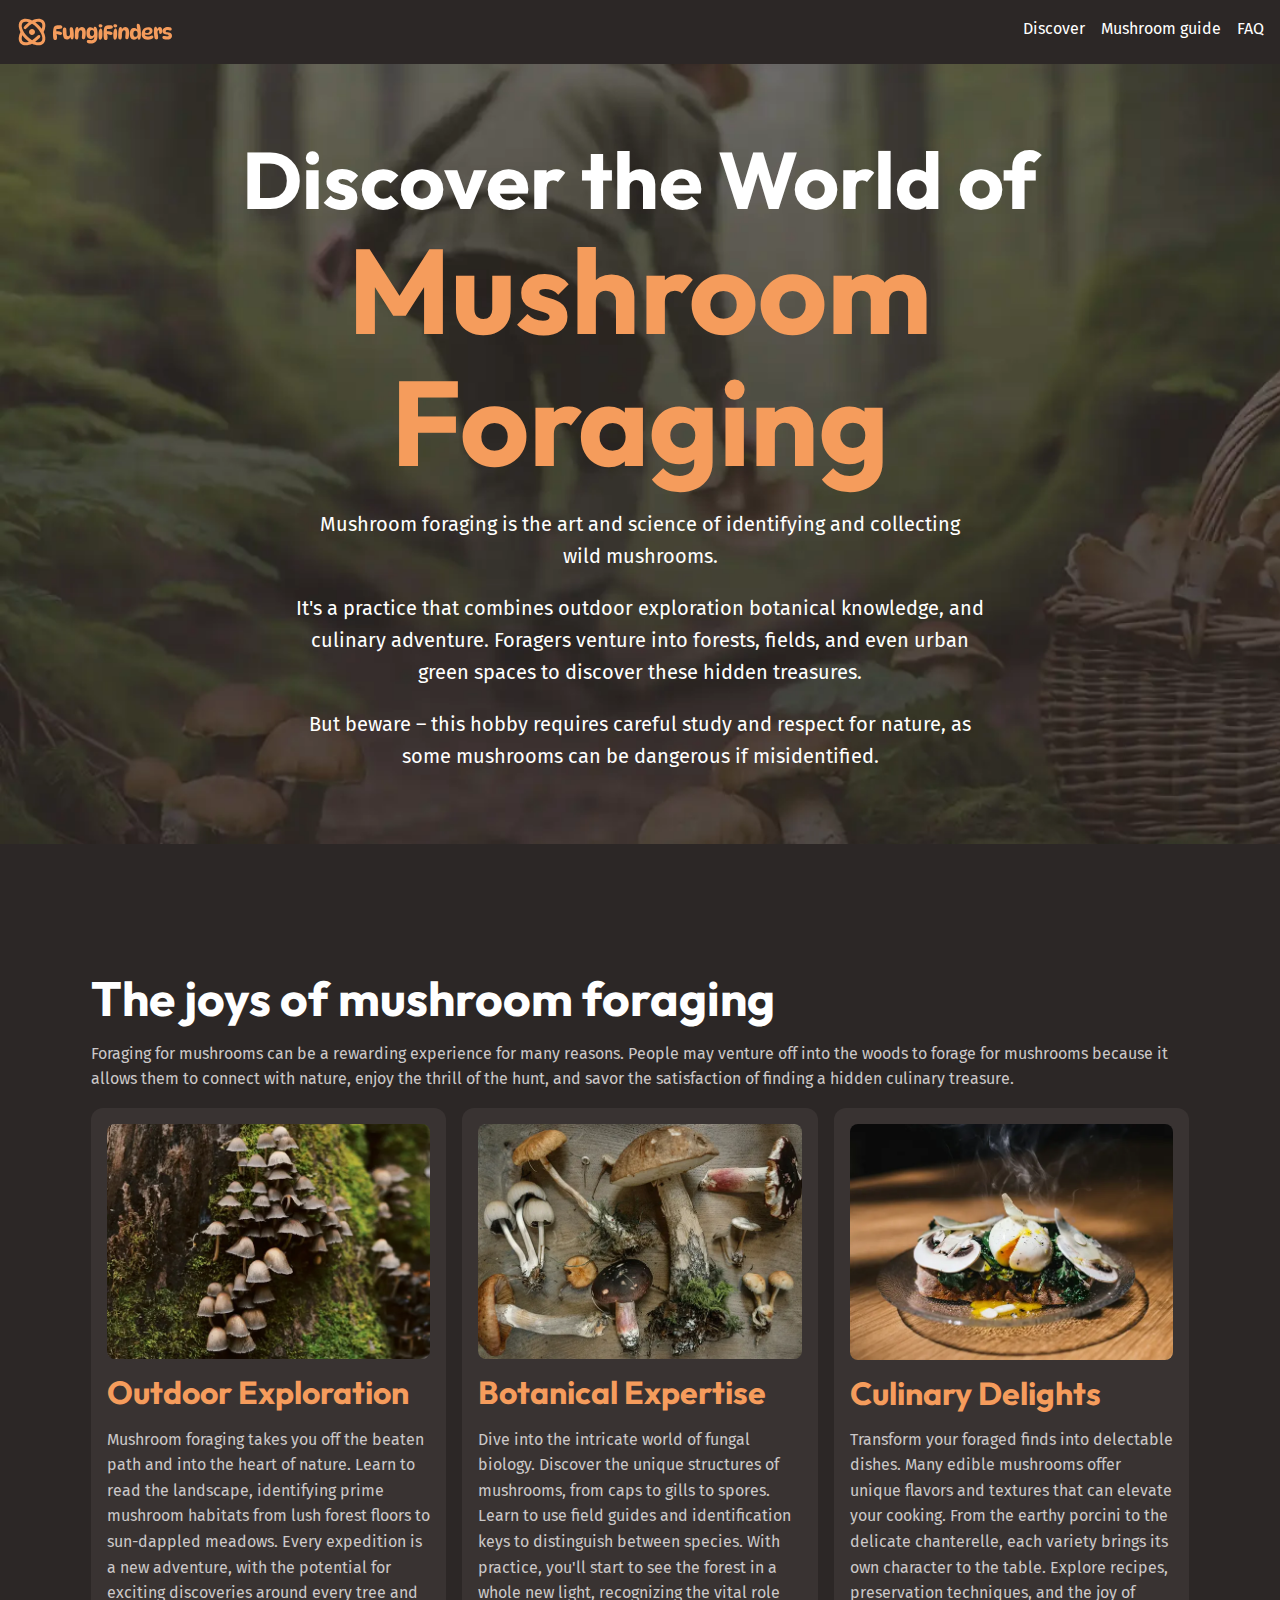
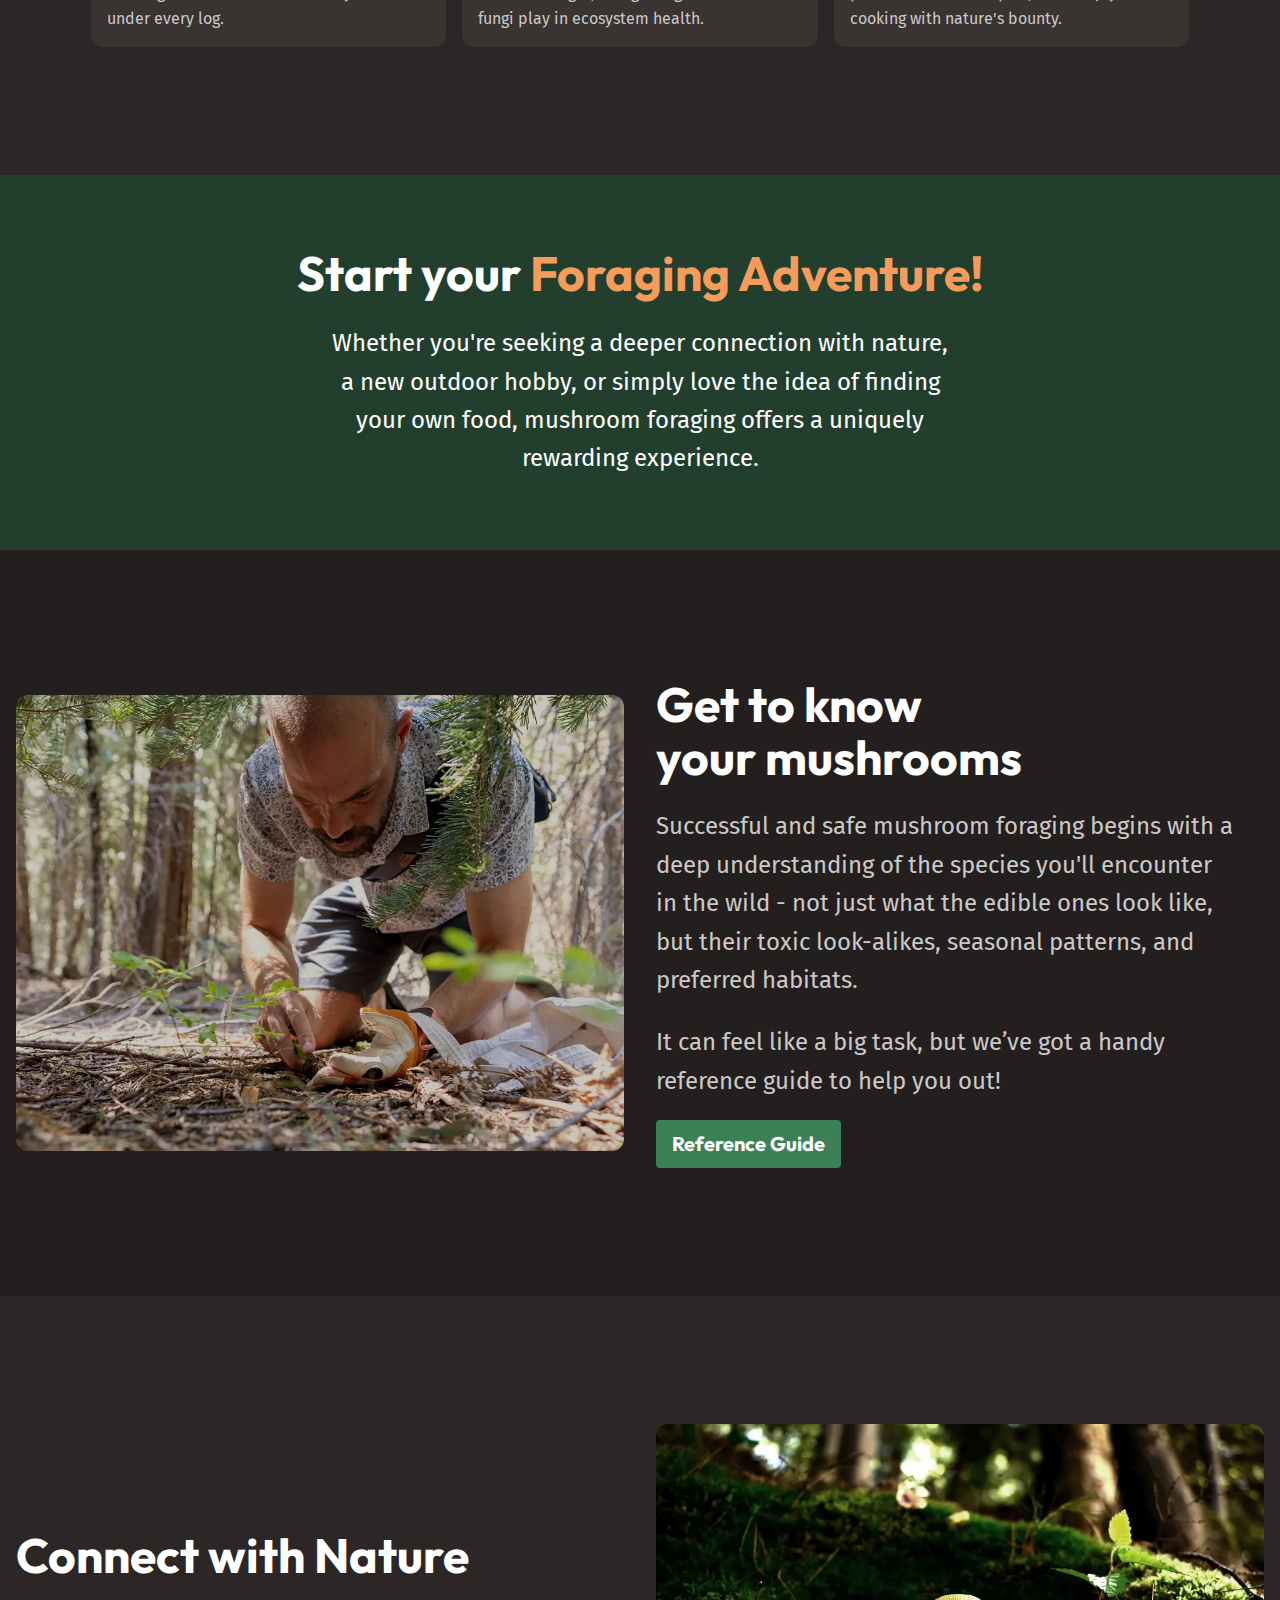
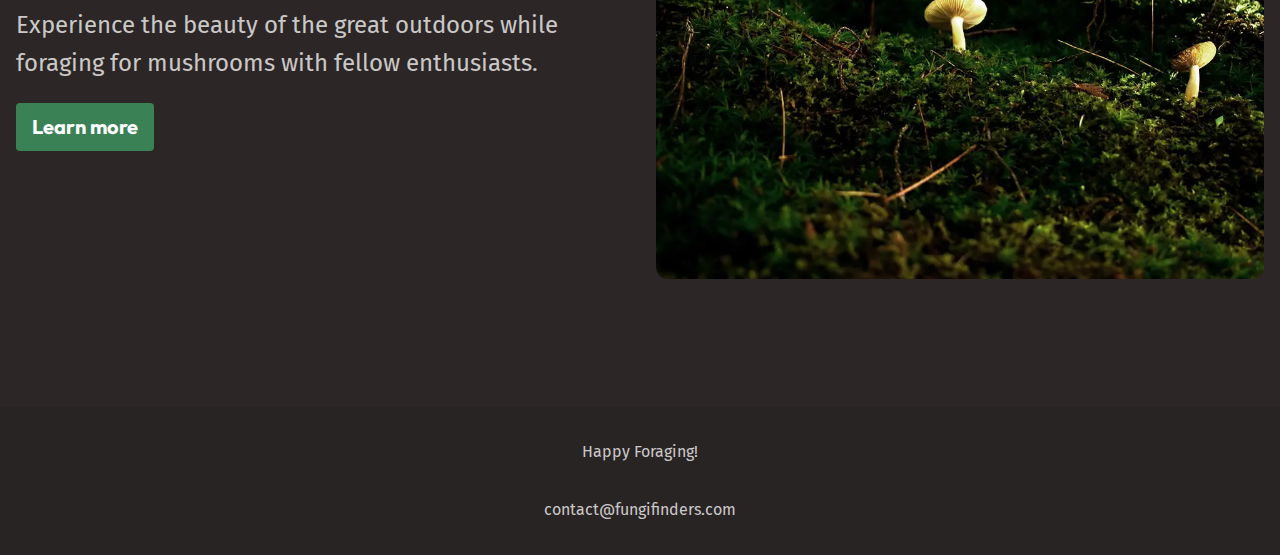
<file: index.html>
<!DOCTYPE html>
<html lang="en">
  <head>
    <meta charset="UTF-8" />
    <meta name="viewport" content="width=device-width, initial-scale=1.0" />
    <link rel="stylesheet" href="style.css" />
    <link rel="preconnect" href="https://fonts.googleapis.com" />
    <link rel="preconnect" href="https://fonts.gstatic.com" crossorigin />
    <link
      href="https://fonts.googleapis.com/css2?family=Fira+Sans:wght@400;700&family=Outfit:wght@100..900&display=swap"
      rel="stylesheet"
    />
    <script src="main.js" defer></script>
    <title>Fungi Finders</title>
  </head>
  <body>
    <a href="#main-content" class="skip-to-main">Skip to content</a>
    <header class="site-header">
      <div class="wrapper" data-width="wide">
        <div class="site-header__inner">
          <a href="/">
            <img class="logo" src="/assets/fungi-finders.svg" alt="" />
          </a>
          <button aria-controls="primary-navigation" aria-expanded="false">
            <span class="visually-hidden">Menu</span>
            <img src="/assets/hamburger.svg" alt="" />
          </button>
          <nav class="primary-navigation" id="primary-navigation">
            <ul role="list">
              <li><a href="/">Discover</a></li>
              <li><a href="mushroom-guide.html">Mushroom guide</a></li>
              <li><a href="mushroom-guide.html#faq">FAQ</a></li>
            </ul>
          </nav>
        </div>
      </div>
    </header>
    <main id="main-content">
      <section class="hero section flow" data-padding="compact">
        <div class="wrapper">
          <h1 class="hero__title">
            Discover the World of <span>Mushroom Foraging</span>
          </h1>
        </div>
        <div class="wrapper flow" data-width="narrow">
          <p>
            Mushroom foraging is the art and science of identifying and
            collecting wild mushrooms.
          </p>
          <p>
            It's a practice that combines outdoor exploration botanical
            knowledge, and culinary adventure. Foragers venture into forests,
            fields, and even urban green spaces to discover these hidden
            treasures.
          </p>
          <p>
            But beware – this hobby requires careful study and respect for
            nature, as some mushrooms can be dangerous if misidentified.
          </p>
        </div>
      </section>
      <section class="section">
        <div class="wrapper flow">
          <h2 class="section-title">The joys of mushroom foraging</h2>
          <p>
            Foraging for mushrooms can be a rewarding experience for many
            reasons. People may venture off into the woods to forage for
            mushrooms because it allows them to connect with nature, enjoy the
            thrill of the hunt, and savor the satisfaction of finding a hidden
            culinary treasure.
          </p>
          <div class="equal-columns">
            <div class="card">
              <img
                src="/assets/outdoor-exploration.webp"
                alt="Small mushrooms growing on a mossy tree trunk."
              />
              <h3 class="card__title">Outdoor Exploration</h3>
              <p>
                Mushroom foraging takes you off the beaten path and into the
                heart of nature. Learn to read the landscape, identifying prime
                mushroom habitats from lush forest floors to sun-dappled
                meadows. Every expedition is a new adventure, with the potential
                for exciting discoveries around every tree and under every log.
              </p>
            </div>
            <div class="card">
              <img
                src="/assets/botanical-expertise.webp"
                alt="Various mushrooms of different shapes, sizes, and colors laid out on a wooden surface"
              />
              <h3 class="card__title">Botanical Expertise</h3>
              <p>
                Dive into the intricate world of fungal biology. Discover the
                unique structures of mushrooms, from caps to gills to spores.
                Learn to use field guides and identification keys to distinguish
                between species. With practice, you'll start to see the forest
                in a whole new light, recognizing the vital role fungi play in
                ecosystem health.
              </p>
            </div>
            <div class="card">
              <img
                src="/assets/culinary-delight.webp"
                alt="A steaming dish featuring a poached egg with runny yolk on toast, topped with fresh mushrooms, kale, and garnishes."
              />
              <h3 class="card__title">Culinary Delights</h3>
              <p>
                Transform your foraged finds into delectable dishes. Many edible
                mushrooms offer unique flavors and textures that can elevate
                your cooking. From the earthy porcini to the delicate
                chanterelle, each variety brings its own character to the table.
                Explore recipes, preservation techniques, and the joy of cooking
                with nature's bounty.
              </p>
            </div>
          </div>
        </div>
      </section>
      <section
        class="section background-accent text-center"
        data-padding="compact"
      >
        <div
          class="wrapper flow font-size-lg text-high-contrast"
          data-width="narrow"
        >
          <h2 class="section-title">
            Start your <span class="text-brand">Foraging Adventure!</span>
          </h2>
          <p>
            Whether you're seeking a deeper connection with nature, a new
            outdoor hobby, or simply love the idea of finding your own food,
            mushroom foraging offers a uniquely rewarding experience.
          </p>
        </div>
      </section>
      <section class="section background-extra-dark">
        <div class="wrapper" data-width="wide">
          <div
            class="equal-columns"
            data-gap="large"
            data-vertical-alignment="centered"
          >
            <div>
              <img
                src="/assets/get-to-know.webp"
                alt="A man on his knees harvesting mushrooms in the forest"
              />
            </div>
            <div class="flow font-size-lg">
              <h2 class="section-title">Get to know your mushrooms</h2>
              <p>
                Successful and safe mushroom foraging begins with a deep
                understanding of the species you'll encounter in the wild - not
                just what the edible ones look like, but their toxic
                look-alikes, seasonal patterns, and preferred habitats.
              </p>
              <p>
                It can feel like a big task, but we’ve got a handy reference
                guide to help you out!
              </p>
              <a class="button" href="mushroom-guide.html"
                >Reference Guide
                <span class="visually-hidden">
                  learn more about mushrooms with our helpful reference guide
                </span></a
              >
            </div>
          </div>
        </div>
      </section>
      <section class="section">
        <div class="wrapper" data-width="wide">
          <div
            class="equal-columns"
            data-gap="large"
            data-vertical-alignment="centered"
          >
            <div class="flow font-size-lg">
              <h2 class="section-title">Connect with Nature</h2>
              <p>
                Experience the beauty of the great outdoors while foraging for
                mushrooms with fellow enthusiasts.
              </p>
              <a class="button" href="mushroom-guide.html#faq"
                >Learn more
                <span class="visually-hidden">
                  about mushrooms with our helpful reference guide
                </span></a
              >
              <p></p>
            </div>
            <div>
              <img
                src="/assets/nature.webp"
                alt="a small white mushroom growing on a mossy forest floor"
                srcset=""
              />
            </div>
          </div>
        </div>
      </section>
    </main>
    <footer class="site-footer">
      <p>Happy Foraging!</p>
      <a href="mailto:contact@fungifinders.com">contact@fungifinders.com</a>
    </footer>
  </body>
</html>
</file>
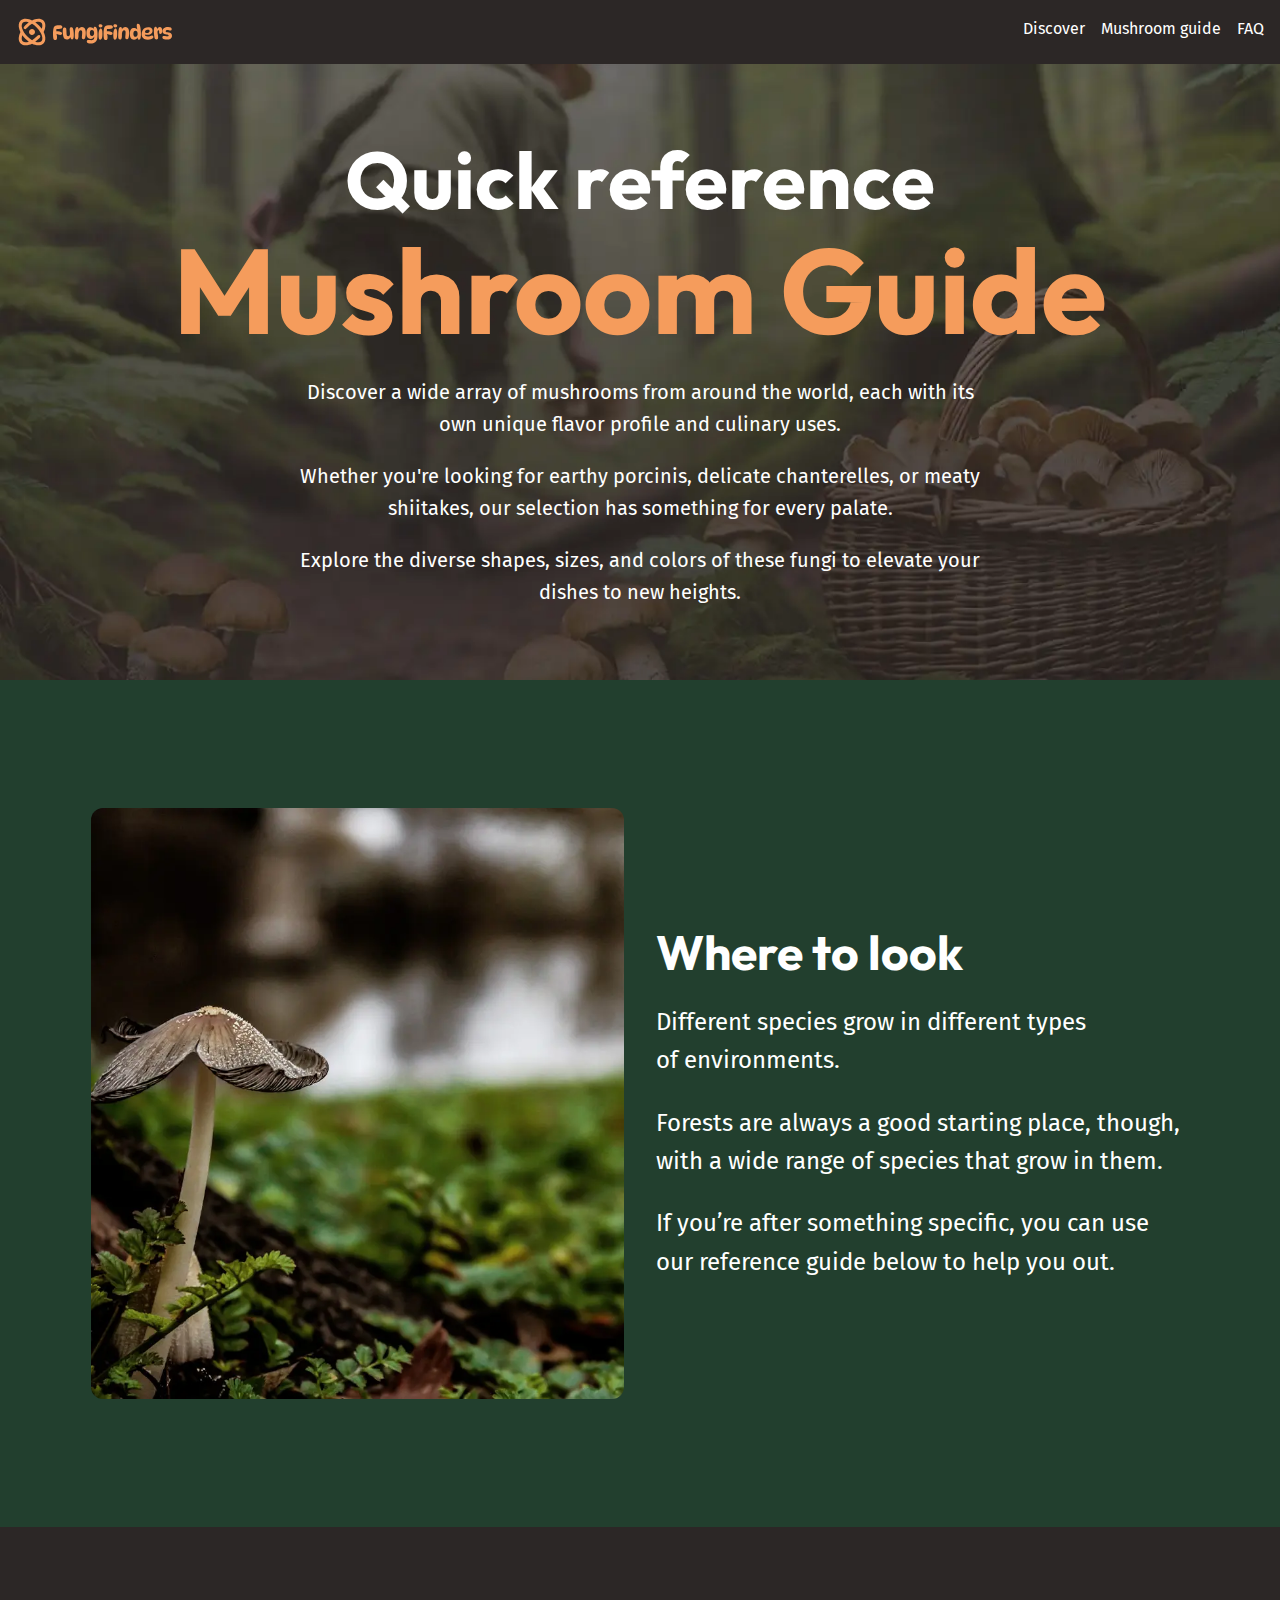
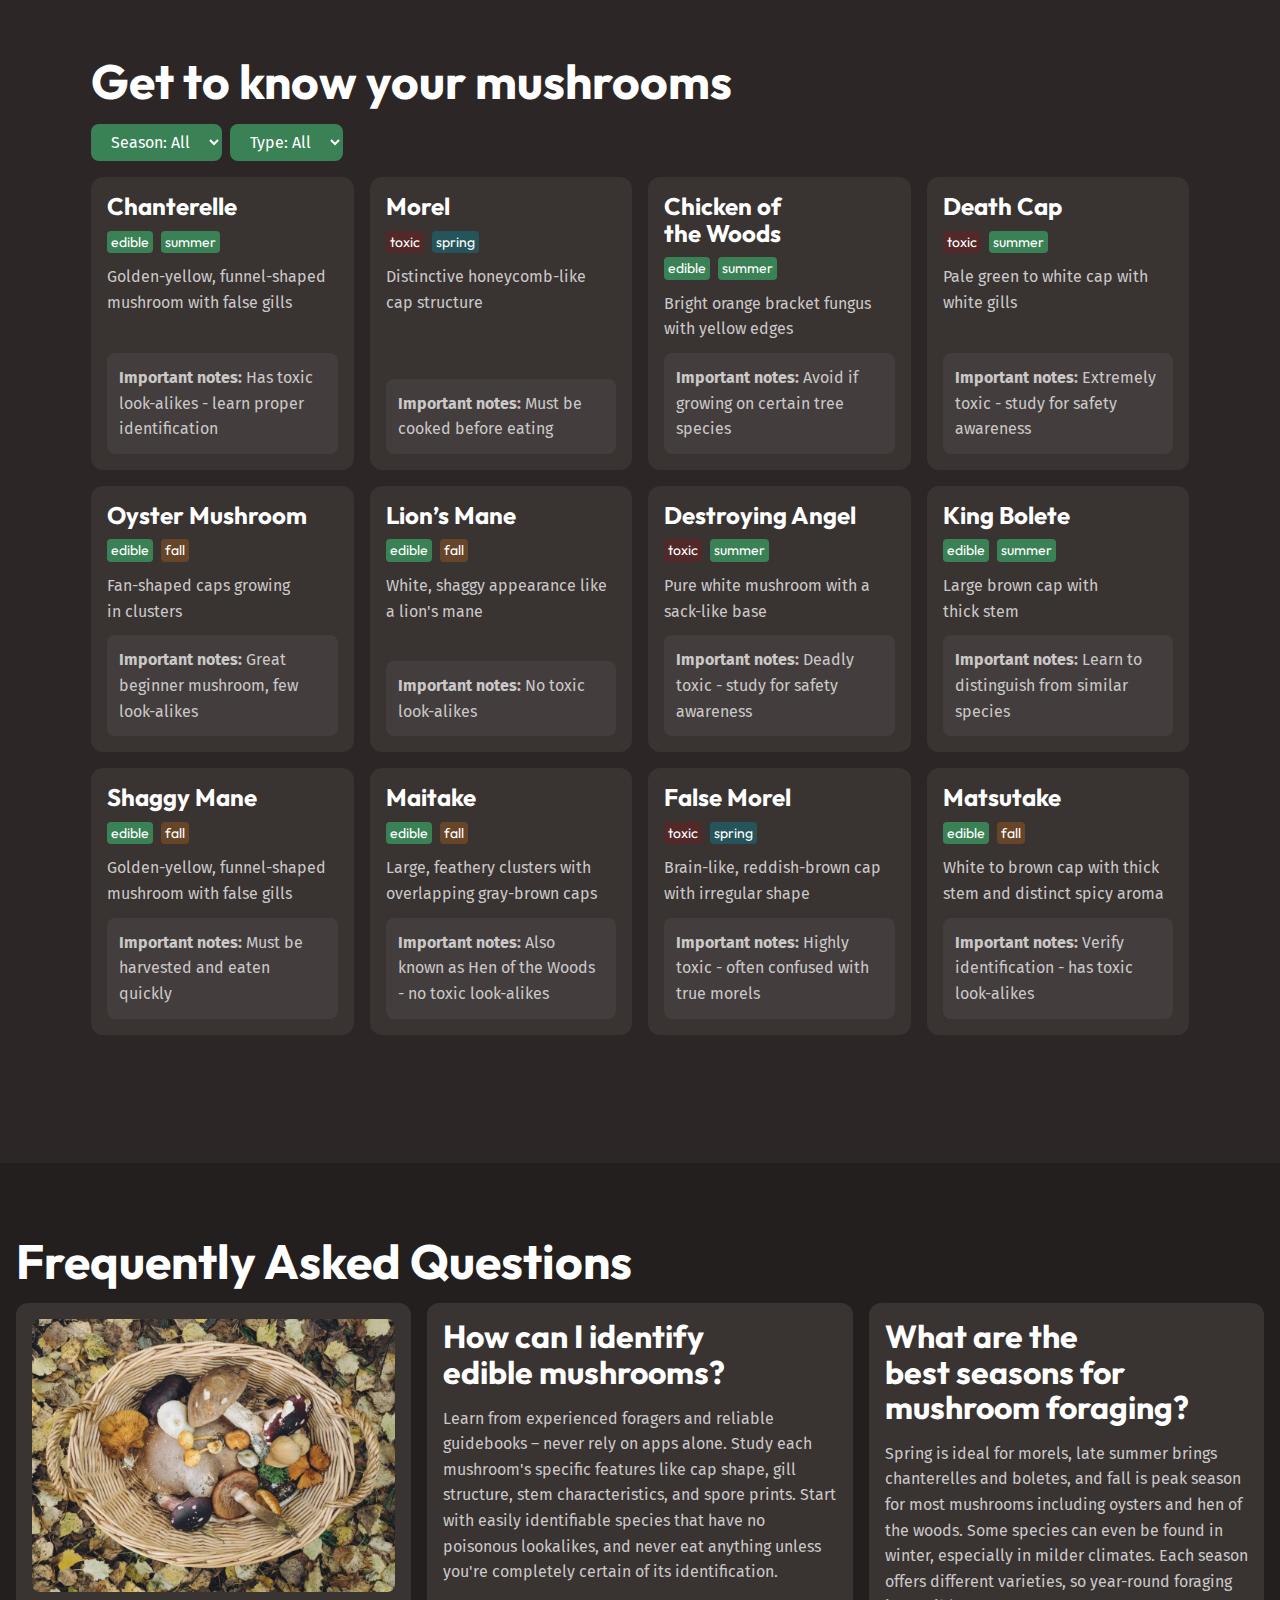
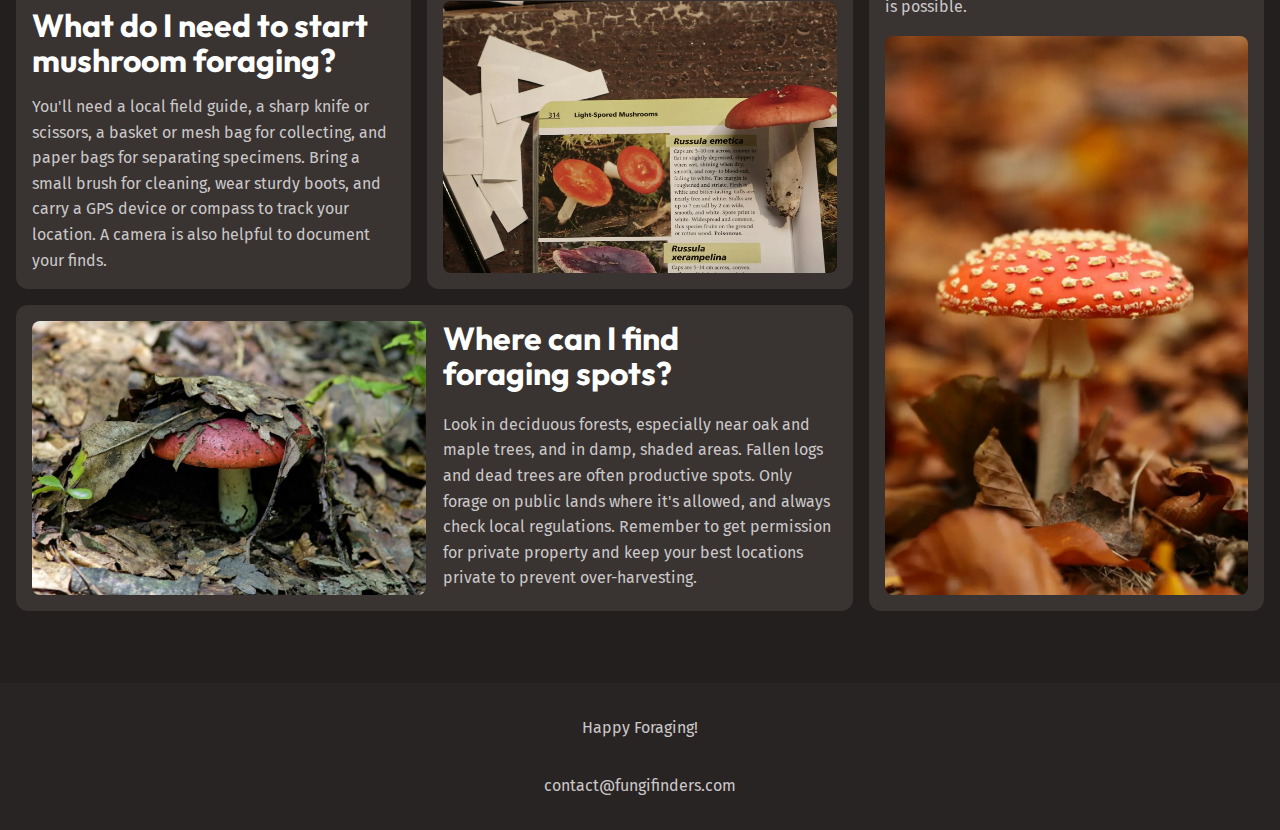
<file: mushroom-guide.html>
<!DOCTYPE html>
<html lang="en">
  <head>
    <meta charset="UTF-8" />
    <meta name="viewport" content="width=device-width, initial-scale=1.0" />
    <link rel="stylesheet" href="style.css" />
    <link rel="preconnect" href="https://fonts.googleapis.com" />
    <link rel="preconnect" href="https://fonts.gstatic.com" crossorigin />
    <link
      href="https://fonts.googleapis.com/css2?family=Fira+Sans:wght@400;700&family=Outfit:wght@100..900&display=swap"
      rel="stylesheet"
    />
    <script src="main.js" defer></script>
    <script src="mushroom-filter.js" defer></script>
    <title>Fungi Finders</title>
  </head>
  <body>
    <a href="#main-content" class="skip-to-main">Skip to content</a>
    <header class="site-header">
      <div class="wrapper" data-width="wide">
        <div class="site-header__inner">
          <a href="/">
            <img class="logo" src="/assets/fungi-finders.svg" alt="" />
          </a>
          <button aria-controls="primary-navigation" aria-expanded="false">
            <span class="visually-hidden">Menu</span>
            <img src="/assets/hamburger.svg" alt="" />
          </button>
          <nav class="primary-navigation" id="primary-navigation">
            <ul role="list">
              <li><a href="/">Discover</a></li>
              <li><a href="mushroom-guide.html">Mushroom guide</a></li>
              <li><a href="mushroom-guide.html#faq">FAQ</a></li>
            </ul>
          </nav>
        </div>
      </div>
    </header>
    <main id="main-content">
      <section class="hero section flow" data-padding="compact">
        <div class="wrapper">
          <h1 class="hero__title">
            Quick reference <span>Mushroom Guide</span>
          </h1>
        </div>
        <div class="wrapper flow" data-width="narrow">
          <p>
            Discover a wide array of mushrooms from around the world, each with
            its own unique flavor profile and culinary uses.
          </p>
          <p>
            Whether you're looking for earthy porcinis, delicate chanterelles,
            or meaty shiitakes, our selection has something for every palate.
          </p>
          <p>
            Explore the diverse shapes, sizes, and colors of these fungi to
            elevate your dishes to new heights.
          </p>
        </div>
      </section>
      <section class="background-accent section">
        <div class="wrapper">
          <div
            class="equal-columns"
            data-vertical-alignment="centered"
            data-gap="large"
          >
            <div>
              <img
                src="assets/where-to-look.webp"
                alt="A white mushroom growing on the forest floor"
              />
            </div>
            <div class="flow font-size-lg text-high-contrast">
              <h2 class="section-title">Where to look</h2>
              <p>Different species grow in different types of environments.</p>
              <p>
                Forests are always a good starting place, though, with a wide
                range of species that grow in them.
              </p>
              <p>
                If you’re after something specific, you can use our reference
                guide below to help you out.
              </p>
            </div>
          </div>
        </div>
      </section>

      <section class="mushroom-guide section">
        <div class="wrapper">
          <div class="flow">
            <h2 class="section-title">Get to know your mushrooms</h2>
            <div class="flex-group">
              <select id="season" name="season" hidden>
                <label class="visually-hidden" for="season"
                  >Filter mushrooms by season</label
                >
                <option value="all">Season: All</option>
                <option value="spring">Spring</option>
                <option value="summer">Summer</option>
                <option value="fall">Fall</option>
              </select>
              <select id="edible" name="edible" hidden>
                <label class="visually-hidden" for="edible"
                  >Filter mushrooms by type</label
                >
                <option value="all">Type: All</option>
                <option value="edible">Edible</option>
                <option value="toxic">Toxic</option>
              </select>
            </div>
            <div class="grid-auto-fill">
              <div class="card">
                <h3 class="card__title">Chanterelle</h3>
                <ul
                  role="list"
                  aria-label="Mushroom Characteristics"
                  class="tag-list"
                >
                  <li data-edible="edible">
                    <span class="visually-hidden">This Mushroom is</span> edible
                  </li>
                  <li data-season="summer">
                    <span class="visually-hidden"
                      >best season to harvest is</span
                    >
                    summer
                  </li>
                </ul>
                <p>Golden-yellow, funnel-shaped mushroom with false gills</p>
                <div class="card__note">
                  <strong>Important notes:</strong> Has toxic look-alikes -
                  learn proper identification
                </div>
              </div>
              <div class="card">
                <h3 class="card__title">Morel</h3>
                <ul
                  role="list"
                  aria-label="Mushroom Characteristics"
                  class="tag-list"
                >
                  <li data-edible="toxic">
                    <span class="visually-hidden">This Mushroom is</span> toxic
                  </li>
                  <li data-season="spring">
                    <span class="visually-hidden"
                      >best season to harvest is</span
                    >
                    spring
                  </li>
                </ul>
                <p>Distinctive honeycomb-like cap structure</p>
                <div class="card__note">
                  <strong>Important notes:</strong> Must be cooked before eating
                </div>
              </div>
              <div class="card">
                <h3 class="card__title">Chicken of the Woods</h3>
                <ul
                  role="list"
                  aria-label="Mushroom Characteristics"
                  class="tag-list"
                >
                  <li data-edible="edible">
                    <span class="visually-hidden">This Mushroom is</span> edible
                  </li>
                  <li data-season="summer">
                    <span class="visually-hidden"
                      >best season to harvest is</span
                    >
                    summer
                  </li>
                </ul>
                <p>Bright orange bracket fungus with yellow edges</p>
                <div class="card__note">
                  <strong>Important notes:</strong> Avoid if growing on certain
                  tree species
                </div>
              </div>
              <div class="card">
                <h3 class="card__title">Death Cap</h3>
                <ul
                  role="list"
                  aria-label="Mushroom Characteristics"
                  class="tag-list"
                >
                  <li data-edible="toxic">
                    <span class="visually-hidden">This Mushroom is</span> toxic
                  </li>
                  <li data-season="summer">
                    <span class="visually-hidden"
                      >best season to harvest is</span
                    >
                    summer
                  </li>
                </ul>
                <p>Pale green to white cap with white gills</p>
                <div class="card__note">
                  <strong>Important notes:</strong> Extremely toxic - study for
                  safety awareness
                </div>
              </div>
              <div class="card">
                <h3 class="card__title">Oyster Mushroom</h3>
                <ul
                  role="list"
                  aria-label="Mushroom Characteristics"
                  class="tag-list"
                >
                  <li data-edible="edible">
                    <span class="visually-hidden">This Mushroom is</span> edible
                  </li>
                  <li data-season="fall">
                    <span class="visually-hidden"
                      >best season to harvest is</span
                    >
                    fall
                  </li>
                </ul>
                <p>Fan-shaped caps growing in clusters</p>
                <div class="card__note">
                  <strong>Important notes:</strong> Great beginner mushroom, few
                  look-alikes
                </div>
              </div>
              <div class="card">
                <h3 class="card__title">Lion’s Mane</h3>
                <ul
                  role="list"
                  aria-label="Mushroom Characteristics"
                  class="tag-list"
                >
                  <li data-edible="edible">
                    <span class="visually-hidden">This Mushroom is</span> edible
                  </li>
                  <li data-season="fall">
                    <span class="visually-hidden"
                      >best season to harvest is</span
                    >
                    fall
                  </li>
                </ul>
                <p>White, shaggy appearance like a lion's mane</p>
                <div class="card__note">
                  <strong>Important notes:</strong> No toxic look-alikes
                </div>
              </div>
              <div class="card">
                <h3 class="card__title">Destroying Angel</h3>
                <ul
                  role="list"
                  aria-label="Mushroom Characteristics"
                  class="tag-list"
                >
                  <li data-edible="toxic">
                    <span class="visually-hidden">This Mushroom is</span> toxic
                  </li>
                  <li data-season="summer">
                    <span class="visually-hidden"
                      >best season to harvest is</span
                    >
                    summer
                  </li>
                </ul>
                <p>Pure white mushroom with a sack-like base</p>
                <div class="card__note">
                  <strong>Important notes:</strong> Deadly toxic - study for
                  safety awareness
                </div>
              </div>
              <div class="card">
                <h3 class="card__title">King Bolete</h3>
                <ul
                  role="list"
                  aria-label="Mushroom Characteristics"
                  class="tag-list"
                >
                  <li data-edible="edible">
                    <span class="visually-hidden">This Mushroom is</span> edible
                  </li>
                  <li data-season="summer">
                    <span class="visually-hidden"
                      >best season to harvest is</span
                    >
                    summer
                  </li>
                </ul>
                <p>Large brown cap with thick stem</p>
                <div class="card__note">
                  <strong>Important notes:</strong> Learn to distinguish from
                  similar species
                </div>
              </div>
              <div class="card">
                <h3 class="card__title">Shaggy Mane</h3>
                <ul
                  role="list"
                  aria-label="Mushroom Characteristics"
                  class="tag-list"
                >
                  <li data-edible="edible">
                    <span class="visually-hidden">This Mushroom is</span> edible
                  </li>
                  <li data-season="fall">
                    <span class="visually-hidden"
                      >best season to harvest is</span
                    >
                    fall
                  </li>
                </ul>
                <p>Golden-yellow, funnel-shaped mushroom with false gills</p>
                <div class="card__note">
                  <strong>Important notes:</strong> Must be harvested and eaten
                  quickly
                </div>
              </div>
              <div class="card">
                <h3 class="card__title">Maitake</h3>
                <ul
                  role="list"
                  aria-label="Mushroom Characteristics"
                  class="tag-list"
                >
                  <li data-edible="edible">
                    <span class="visually-hidden">This Mushroom is</span> edible
                  </li>
                  <li data-season="fall">
                    <span class="visually-hidden"
                      >best season to harvest is</span
                    >
                    fall
                  </li>
                </ul>
                <p>Large, feathery clusters with overlapping gray-brown caps</p>
                <div class="card__note">
                  <strong>Important notes:</strong> Also known as Hen of the
                  Woods - no toxic look-alikes
                </div>
              </div>
              <div class="card">
                <h3 class="card__title">False Morel</h3>
                <ul
                  role="list"
                  aria-label="Mushroom Characteristics"
                  class="tag-list"
                >
                  <li data-edible="toxic">
                    <span class="visually-hidden">This Mushroom is</span> toxic
                  </li>
                  <li data-season="spring">
                    <span class="visually-hidden"
                      >best season to harvest is</span
                    >
                    spring
                  </li>
                </ul>
                <p>Brain-like, reddish-brown cap with irregular shape</p>
                <div class="card__note">
                  <strong>Important notes:</strong> Highly toxic - often
                  confused with true morels
                </div>
              </div>
              <div class="card">
                <h3 class="card__title">Matsutake</h3>
                <ul
                  role="list"
                  aria-label="Mushroom Characteristics"
                  class="tag-list"
                >
                  <li data-edible="edible">
                    <span class="visually-hidden">This Mushroom is</span> edible
                  </li>
                  <li data-season="fall">
                    <span class="visually-hidden"
                      >best season to harvest is</span
                    >
                    fall
                  </li>
                </ul>
                <p>
                  White to brown cap with thick stem and distinct spicy aroma
                </p>
                <div class="card__note">
                  <strong>Important notes:</strong> Verify identification - has
                  toxic look-alikes
                </div>
              </div>
            </div>
            <div class="no-matches" hidden>No matches for these filters</div>
          </div>
        </div>
      </section>

      <section
        class="background-extra-dark section"
        data-padding="compact"
        id="faq"
      >
        <div class="wrapper flow" data-width="wide">
          <h2 class="section-title">Frequently Asked Questions</h2>
          <div class="faq-bento">
            <div class="card">
              <img
                src="assets/start-foraging.webp"
                alt="a basket full of mushrooms"
              />
              <h3 class="card__title">
                What do I need to start mushroom foraging?
              </h3>
              <p>
                You'll need a local field guide, a sharp knife or scissors, a
                basket or mesh bag for collecting, and paper bags for separating
                specimens. Bring a small brush for cleaning, wear sturdy boots,
                and carry a GPS device or compass to track your location. A
                camera is also helpful to document your finds.
              </p>
            </div>
            <div class="card">
              <img
                src="assets/identify-mushrooms.webp"
                alt="mushroom ontop of mushrooms book"
              />
              <h3 class="card__title">How can I identify edible mushrooms?</h3>
              <p>
                Learn from experienced foragers and reliable guidebooks – never
                rely on apps alone. Study each mushroom's specific features like
                cap shape, gill structure, stem characteristics, and spore
                prints. Start with easily identifiable species that have no
                poisonous lookalikes, and never eat anything unless you're
                completely certain of its identification.
              </p>
            </div>
            <div class="card">
              <img
                src="assets/where-to-find.webp"
                alt="mushroom hidden under leaves on the forest ground"
              />
              <h3 class="card__title">Where can I find foraging spots?</h3>
              <p>
                Look in deciduous forests, especially near oak and maple trees,
                and in damp, shaded areas. Fallen logs and dead trees are often
                productive spots. Only forage on public lands where it's
                allowed, and always check local regulations. Remember to get
                permission for private property and keep your best locations
                private to prevent over-harvesting.
              </p>
            </div>
            <div class="card">
              <img
                src="assets/best-seasons.webp"
                alt="red mushroom growing on the forest ground"
              />
              <h3 class="card__title">
                What are the best seasons for mushroom foraging?
              </h3>
              <p>
                Spring is ideal for morels, late summer brings chanterelles and
                boletes, and fall is peak season for most mushrooms including
                oysters and hen of the woods. Some species can even be found in
                winter, especially in milder climates. Each season offers
                different varieties, so year-round foraging is possible.
              </p>
            </div>
          </div>
        </div>
      </section>
    </main>
    <footer class="site-footer">
      <p>Happy Foraging!</p>
      <a href="mailto:contact@fungifinders.com">contact@fungifinders.com</a>
    </footer>
  </body>
</html>
</file>
<file: style.css>
@view-transition {
  navigation: auto;
}

@layer reset {
  *,
  *::before,
  *::after {
    box-sizing: border-box;
  }

  /* https://kilianvalkhof.com/2022/css-html/your-css-reset-needs-text-size-adjust-probably/ */
  html {
    -moz-text-size-adjust: none;
    -webkit-text-size-adjust: none;
    text-size-adjust: none;
  }

  body,
  h1,
  h2,
  h3,
  h4,
  p,
  figure,
  blockquote,
  dl,
  dd {
    margin: 0;
  }

  /* https://www.scottohara.me/blog/2019/01/12/lists-and-safari.html */
  [role="list"] {
    list-style: none;
    margin: 0;
    padding: 0;
  }

  body {
    min-block-size: 100vh;
    line-height: 1.6;
  }

  h1,
  h2,
  h3,
  button,
  input,
  label {
    line-height: 1.1;
  }

  h1,
  h2,
  h3,
  h4 {
    text-wrap: balance;
  }

  p,
  li {
    text-wrap: pretty;
  }

  img,
  picture {
    max-inline-size: 100%;
    display: block;
  }

  input,
  button,
  textarea,
  select {
    font: inherit;
  }
}

@layer base {
  /* primitive tokens  */
  :root {
    --clr-white: hsl(0, 0%, 100%);
    --clr-gray-100: hsl(0, 2%, 79%);
    --clr-brand-400: hsl(25, 88%, 75%);
    --clr-brand-500: hsl(25, 88%, 66%);
    --clr-green-400: hsl(143, 19%, 49%);
    --clr-green-500: hsl(143, 38%, 37%);
    --clr-green-600: hsl(145, 29%, 19%);
    --clr-brown-500: hsl(10, 5%, 25%);
    --clr-brown-600: hsl(9, 7%, 21%);
    --clr-brown-700: hsl(9, 8%, 16%);
    --clr-brown-800: hsl(0, 6%, 15%);
    --clr-brown-900: hsl(0, 6%, 13%);
    --clr-orange-500: hsl(28, 43%, 28%);
    --clr-red-500: hsl(359, 34%, 24%);
    --clr-teal-500: hsl(186, 42%, 25%);

    --ff-heading: "Outfit", sans-serif;
    --ff-body: "Fira Sans", sans-serif;
    --fs-300: 0.875rem;
    --fs-400: 1rem;
    --fs-500: 1.125rem;
    --fs-600: 1.25rem;
    --fs-700: 1.5rem;
    --fs-800: 2rem;
    --fs-900: 3.75rem;
    --fs-1000: 3.75rem;

    @media (width > 760px) {
      --fs-300: 0.875rem;
      --fs-400: 1rem;
      --fs-500: 1.25rem;
      --fs-600: 1.5rem;
      --fs-700: 2rem;
      --fs-800: 3rem;
      --fs-900: 5rem;
      --fs-1000: 7.5rem;
    }
  }
  /* semantic tokens */
  :root {
    /* colors */
    --text-main: var(--clr-gray-100);
    --text-high-contrast: var(--clr-white);
    --text-brand: var(--clr-brand-500);
    --text-brand-light: var(--clr-brand-400);
    --background-accent-light: var(--clr-green-400);
    --background-accent-main: var(--clr-green-500);
    --background-accent-dark: var(--clr-green-600);
    --background-extra-light: var(--clr-brown-500);
    --background-light: var(--clr-brown-600);
    --background-main: var(--clr-brown-700);
    --background-dark: var(--clr-brown-800);
    --background-extra-dark: var(--clr-brown-900);

    /* font sizes */
    --font-size-heading-sm: var(--fs-700);
    --font-size-heading-regular: var(--fs-800);
    --font-size-heading-lg: var(--fs-900);
    --font-size-heading-xl: var(--fs-1000);
    --font-size-sm: var(--fs-300);
    --font-size-regular: var(--fs-400);
    --font-size-md: var(--fs-500);
    --font-size-lg: var(--fs-600);

    /* border radius */
    --border-radius-1: 0.25rem;
    --border-radius-2: 0.5rem;
    --border-radius-3: 0.75rem;
  }

  html {
    font-family: var(--ff-body);
    line-height: 1.6;
    scroll-padding: 2rem;
  }

  @media (prefers-reduced-motion: no-preference) {
    html {
      scroll-behavior: smooth;
    }
  }

  body {
    font-size: var(--font-size-regular);
    color: var(--text-main);
    background-color: var(--background-main);
  }

  h1,
  h2,
  h3,
  h4 {
    font-family: var(--ff-heading);
    font-weight: 700;
    color: var(--text-high-contrast);
  }

  a {
    color: var(--text-high-contrast);
  }

  a:hover,
  a:focus-visible {
    color: var(--text-brand-light);
  }

  img {
    border-radius: var(--border-radius-3);
  }
}

@layer components {
  .skip-to-main {
    background: var(--clr-green-500);
    font-size: var(--fs-600);
    padding: 1rem;
    position: absolute;
    top: 1rem;
    left: 1rem;
    border-radius: var(--border-radius-3);
    color: white;
  }

  .skip-to-main:not(:focus) {
    clip: rect(0 0 0 0);
    clip-path: inset(50%);
    height: 1px;
    overflow: hidden;
    position: absolute;
    white-space: nowrap;
    width: 1px;
  }

  .site-header {
    padding-block: 1rem;
    overflow-x: clip;
  }

  .site-header__inner {
    display: flex;
    justify-content: space-between;
    flex-wrap: wrap;
    gap: 0.5rem 1rem;
  }

  [aria-controls="primary-navigation"] {
    z-index: 100;
    cursor: pointer;
    background: transparent;
    border: none;
    display: none;

    img {
      border-radius: 0;
    }
  }

  .primary-navigation {
    ul {
      display: flex;
      flex-wrap: wrap;
      gap: 0.5rem 1rem;
    }

    a {
      text-decoration: none;
    }

    @media (width < 760px) {
      display: none;
      opacity: 0;
      transition: display 0.6s, opacity 0.6s, translate 0.6s;
      transition-behavior: allow-discrete;
      translate: 0 -100%;
      position: absolute;
      z-index: 10;
      top: 0;
      right: 0;
      font-size: var(--font-size-lg);
      font-weight: 700;
      font-family: var(--ff-heading);
      background-color: var(--background-accent-main);
      padding: 2em;
      border-radius: 0 0 0 var(--border-radius-3);

      ul {
        flex-direction: column;
        gap: 0;
      }

      li {
        --delay: 0.3s;
        translate: 50%;
        opacity: 0;
        transition: translate 0.3s var(--delay), opacity 0.3s var(--delay);
      }

      li:nth-child(2) {
        --delay: 0.4s;
      }

      li:nth-child(3) {
        --delay: 0.5s;
      }

      li + li {
        border-top: 2px solid var(--background-accent-light);
        margin-block-start: 1.5rem;
        padding-block-start: 1.5rem;
      }
    }
  }

  @media (width < 760px) {
    [aria-controls="primary-navigation"] {
      display: block;
    }

    [aria-expanded="true"] ~ .primary-navigation {
      display: block;
      opacity: 1;
      translate: 0 0;

      @starting-style {
        display: block;
        opacity: 0;
        translate: 0 -100%;
      }

      li {
        opacity: 1;
        translate: 0 0;

        @starting-style {
          opacity: 0;
          translate: 50% 0;
        }
      }
    }
  }

  .hero {
    text-align: center;
    background-image: url(/assets/hero.webp);
    background-size: cover;
    font-size: var(--font-size-md);
    color: var(--text-high-contrast);

    @media (prefers-reduced-motion: no-preference) {
      animation: fade-out forwards;
      animation-timeline: view();
      animation-range-start: exit;
    }
  }

  .hero__title {
    font-size: var(--font-size-heading-lg);

    > span {
      display: block;
      font-size: var(--font-size-heading-xl);
      color: var(--text-brand);
    }
  }

  .mushroom-guide {
    --card-title-font-size: var(--font-size-lg);
    --card-title-color: var(--text-high-contrast);
    --card-gap: 0.7rem;
  }

  .card {
    display: flex;
    flex-direction: column;
    gap: var(--card-gap, 1rem);
    height: 100%;
    padding: 1rem;
    background-color: var(--background-light);
    border-radius: var(--border-radius-3);
    align-content: start;

    img {
      border-radius: var(--border-radius-2);
    }
  }

  .card__title {
    color: var(--card-title-color, var(--text-brand));
    font-size: var(--card-title-font-size, var(--font-size-heading-sm));
  }

  .card__note {
    background-color: var(--background-extra-light);
    padding: 0.75rem;
    border-radius: var(--border-radius-2);
    margin-top: auto;
  }

  .tag-list {
    display: flex;
    gap: 0.5rem;
    flex-wrap: wrap;
    li {
      padding: 0rem 0.25rem;
      color: var(--text-high-contrast);
      font-family: var(--ff-heading);
      font-size: var(--font-size-sm);
      background-color: var(--tag-background);
      border-radius: var(--border-radius-1);

      &[data-season="spring"] {
        --tag-background: var(--clr-teal-500);
      }
      &[data-edible="edible"] {
        --tag-background: var(--background-accent-main);
      }
      &[data-edible="toxic"] {
        --tag-background: var(--clr-red-500);
      }
      &[data-season="summer"] {
        --tag-background: var(--background-accent-main);
      }
      &[data-season="fall"] {
        --tag-background: var(--clr-orange-500);
      }
    }
  }

  .button {
    display: inline flex;
    cursor: pointer;
    font-family: var(--ff-heading);
    font-weight: 700;
    font-size: var(--font-size-md);
    text-decoration: none;
    background-color: var(--background-accent-main);
    padding: 0.5rem 1rem;
    border-radius: var(--border-radius-1);
  }

  .button:hover,
  .button:focus-visible {
    background: var(--background-accent-light);
    color: var(--text-high-contrast);
  }

  select {
    padding: 0.5rem 1rem;
    background-color: var(--background-accent-main);
    border: 0;
    border-radius: var(--border-radius-2);
    color: var(--text-high-contrast);
  }

  .site-footer {
    background-color: var(--background-dark);
    padding-block: 2rem;
    text-align: center;

    display: grid;
    gap: 2rem;

    a {
      text-decoration: none;
      color: var(--text-main);

      &:hover,
      &:focus-visible {
        color: var(--text-brand-light);
      }
    }
  }

  .site-footer__title {
    font-size: var(--font-size-md);
    font-family: var(--ff-heading);
    font-weight: 700;
  }

  .faq-bento {
    --card-title-color: var(--text-high-contrast);

    display: grid;
    gap: 1rem;
    grid-template-areas:
      "card-one"
      "card-two"
      "card-three"
      "card-four";

    @media (width > 600px) {
      grid-template-areas:
        "card-one card-two"
        "card-three card-four";
    }

    @media (width > 900px) {
      grid-template-areas:
        "card-one card-two card-four"
        "card-three card-three card-four";
    }

    .card > img {
      height: 100%;
      object-fit: cover;
    }

    @media (width > 600px) {
      .card:nth-child(even) > img {
        order: 3;
      }
    }

    .card:nth-child(1) {
      grid-area: card-one;
    }

    .card:nth-child(2) {
      grid-area: card-two;
    }

    .card:nth-child(3) {
      grid-area: card-three;

      @media (width > 900px) {
        display: grid;
        gap: 1rem;
        grid-template-columns: 1fr 1fr;

        img {
          grid-column: 1 / 2;
          grid-row: 1 / 3;
        }
      }
    }

    .card:nth-child(4) {
      grid-area: card-four;
    }
  }
}

@layer layout {
  .flex-group {
    display: flex;
    gap: 0.5rem;
    flex-wrap: wrap;
  }

  /* select all except first child */
  .flow > * + * {
    margin-block-start: var(--flow-space, 1em);
  }

  .grid-flow {
    display: grid;
    gap: var(--grid-flow-space, 1rem);

    align-content: start;
    justify-items: start;

    align-content: var(--grid-flow-alignment, start);
    justify-items: var(--grid-flow-justification, start);
  }

  .grid-auto-fill {
    --min-col-size: 250px;
    display: grid;
    gap: 1rem;
    grid-template-columns: repeat(
      auto-fill,
      minmax(min(var(--min-col-size), 100%), 1fr)
    );
  }

  .equal-columns {
    display: grid;
    gap: var(--equal-columns-gap, 1rem);
    align-items: var(--column-layout-alignment, start);

    @media (width > 760px) {
      grid-auto-flow: column;
      grid-auto-columns: 1fr;
    }

    &[data-gap="large"] {
      --equal-columns-gap: 2rem;
    }

    .equal-columns[data-gap="none"] {
      --equal-columns-gap: 0;
    }

    &[data-vertical-alignment="centered"] {
      --column-layout-alignment: center;
    }

    &[data-vertical-alignment="bottom"] {
      --column-layout-alignment: end;
    }
  }

  .wrapper {
    --wrapper-max-width: 1130px;
    --wrapper-padding: 1rem;

    max-width: var(--wrapper-max-width);
    margin-inline: auto;
    padding-inline: var(--wrapper-padding);

    &[data-width="narrow"] {
      --wrapper-max-width: 720px;
    }

    &[data-width="wide"] {
      --wrapper-max-width: 1330px;
    }
  }

  .section {
    padding-block: 3.75rem;

    @media (min-width: 760px) {
      padding-block: 8rem;

      &[data-padding="compact"] {
        padding-block: 4.5rem;
      }
    }
  }
}

@layer utilities {
  .resizing * {
    transition: none !important;
    animation: none !important;
  }

  .visually-hidden {
    clip: rect(0 0 0 0);
    clip-path: inset(50%);
    height: 1px;
    overflow: hidden;
    position: absolute;
    white-space: nowrap;
    width: 1px;
  }

  .text-center {
    text-align: center;
  }
  .text-brand {
    color: var(--text-brand);
  }
  .text-high-contrast {
    color: var(--text-high-contrast);
  }

  .section-title {
    font-size: var(--font-size-heading-regular);
  }

  .background-base {
    background-color: var(--background-base);
  }
  .background-light {
    background-color: var(--background-light);
  }
  .background-extra-light {
    background-color: var(--background-extra-light);
  }
  .background-dark {
    background-color: var(--background-dark);
  }
  .background-extra-dark {
    background-color: var(--background-extra-dark);
  }

  .background-accent {
    background-color: var(--background-accent-dark);
  }

  .font-size-sm {
    font-size: var(--font-size-sm);
  }
  .font-size-regular {
    font-size: var(--font-size-regular);
  }
  .font-size-md {
    font-size: var(--font-size-md);
  }
  .font-size-lg {
    font-size: var(--font-size-lg);
  }

  [hidden] {
    display: none;
  }

  @keyframes fade-out {
    from {
      opacity: 1;
    }
    to {
      opacity: 0;
    }
  }
}
</file>
